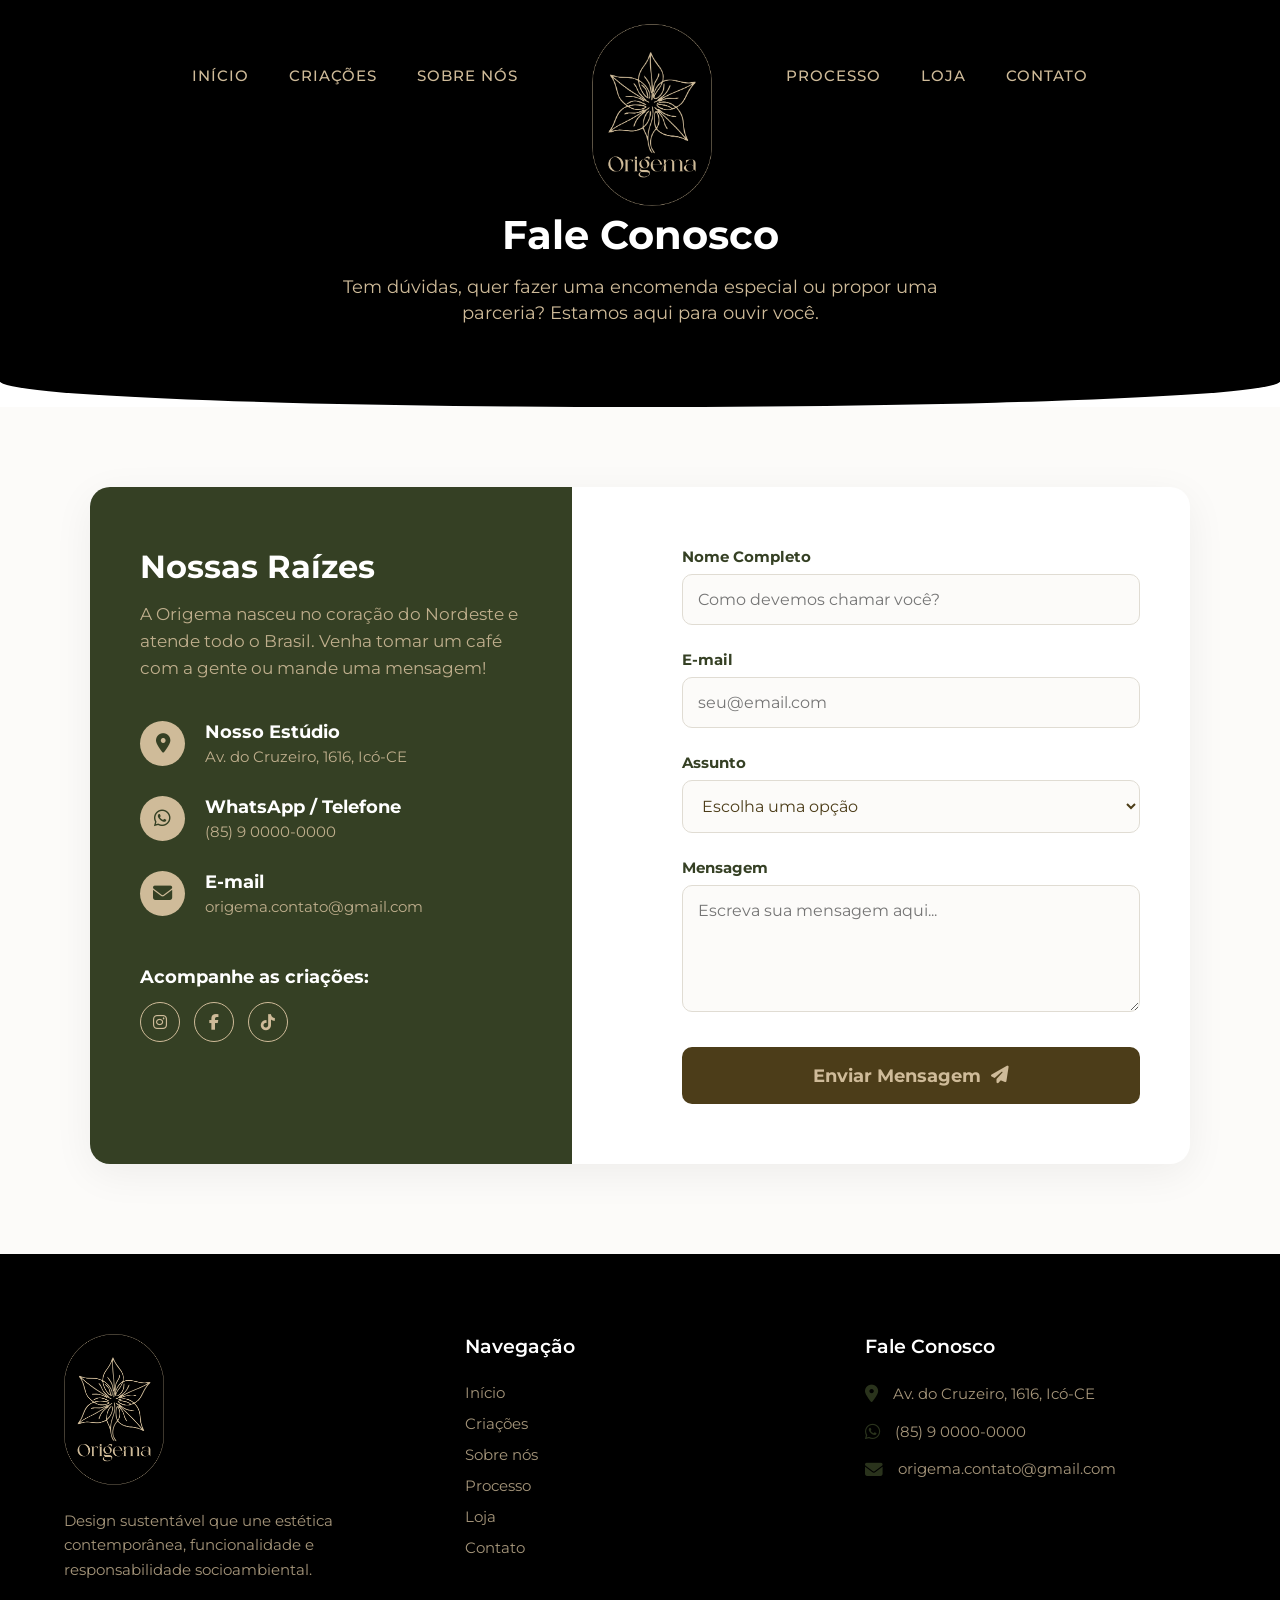
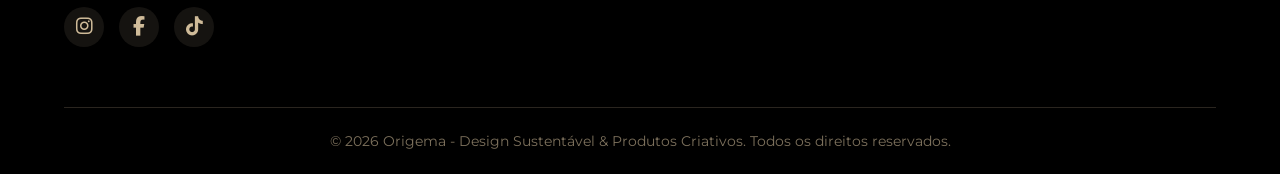
<file: contato.html>
<!DOCTYPE html>
<html lang="pt-br">
<head>
    <meta charset="UTF-8">
    <link rel="shortcut icon" href="images/favicon/favicon.png" type="image/x-icon">
    <meta name="viewport" content="width=device-width, initial-scale=1.0">
    <link rel="stylesheet" href="styles/global.css">
    <link rel="stylesheet" href="styles/header.css">
    <link rel="stylesheet" href="https://cdnjs.cloudflare.com/ajax/libs/font-awesome/6.4.0/css/all.min.css">
    <title>Contato - Origema</title>
</head>
<body>
    <header id="main-header">
        <button class="menu-toggle" aria-label="Abrir menu">
            <i class="fa-solid fa-bars"></i>
        </button>

        <nav class="nav-left">
            <ul>
                <li><a href="index.html">Início</a></li>
                <li><a href="criacoes.html">Criações</a></li>
                <li><a href="sobre.html">Sobre nós</a></li>
            </ul>
        </nav>

        <div class="logo-container">
            <img src="images/logo/LogoOrigemaVertical.png" alt="Logo Origema">
        </div>
        
        <nav class="nav-right">
            <ul>
                <li><a href="processo.html">Processo</a></li>
                <li><a href="loja.html">Loja</a></li>
                <li><a href="contato.html" class="active">Contato</a></li>
            </ul>
        </nav>
    </header>

    <main>
        <section class="page-header">
            <div class="header-content">
                <h2>Fale Conosco</h2>
                <p>Tem dúvidas, quer fazer uma encomenda especial ou propor uma parceria? Estamos aqui para ouvir você.</p>
            </div>
        </section>

        <section class="contact-section">
            <div class="contact-container">
                
                <div class="contact-info">
                    <h3>Nossas Raízes</h3>
                    <p>A Origema nasceu no coração do Nordeste e atende todo o Brasil. Venha tomar um café com a gente ou mande uma mensagem!</p>
                    
                    <ul class="info-list">
                        <li>
                            <div class="info-icon"><i class="fa-solid fa-location-dot"></i></div>
                            <div class="info-text">
                                <strong>Nosso Estúdio</strong>
                                <span>Av. do Cruzeiro, 1616, Icó-CE</span>
                            </div>
                        </li>
                        <li>
                            <div class="info-icon"><i class="fa-brands fa-whatsapp"></i></div>
                            <div class="info-text">
                                <strong>WhatsApp / Telefone</strong>
                                <span>(85) 9 0000-0000</span>
                            </div>
                        </li>
                        <li>
                            <div class="info-icon"><i class="fa-solid fa-envelope"></i></div>
                            <div class="info-text">
                                <strong>E-mail</strong>
                                <span>origema.contato@gmail.com</span>
                            </div>
                        </li>
                    </ul>

                    <div class="contact-social">
                        <h4>Acompanhe as criações:</h4>
                        <div class="social-icons">
                            <a href="#"><i class="fa-brands fa-instagram"></i></a>
                            <a href="#"><i class="fa-brands fa-facebook-f"></i></a>
                            <a href="#"><i class="fa-brands fa-tiktok"></i></a>
                        </div>
                    </div>
                </div>

                <div class="contact-form-wrapper">
                    <form id="form-contato" class="contact-form">
                        <div class="input-group">
                            <label for="nome">Nome Completo</label>
                            <input type="text" id="nome" name="nome" placeholder="Como devemos chamar você?" required>
                        </div>
                        
                        <div class="input-group">
                            <label for="email">E-mail</label>
                            <input type="email" id="email" name="email" placeholder="seu@email.com" required>
                        </div>
                        
                        <div class="input-group">
                            <label for="assunto">Assunto</label>
                            <select id="assunto" name="assunto" required>
                                <option value="" disabled selected>Escolha uma opção</option>
                                <option value="Dúvida sobre produto">Dúvida sobre produto</option>
                                <option value="Encomenda personalizada">Encomenda personalizada</option>
                                <option value="Parcerias e B2B">Parcerias e B2B</option>
                                <option value="Outros">Outros</option>
                            </select>
                        </div>
                        
                        <div class="input-group">
                            <label for="mensagem">Mensagem</label>
                            <textarea id="mensagem" name="mensagem" rows="5" placeholder="Escreva sua mensagem aqui..." required></textarea>
                        </div>
                        
                        <button type="submit" class="btn-enviar">Enviar Mensagem <i class="fa-solid fa-paper-plane"></i></button>
                    </form>
                </div>

            </div>
        </section>
    </main>

    <footer>
        <div class="footer-container">
            <div class="footer-brand">
                <img src="images/logo/LogoOrigemaVertical.png" alt="Logo Origema" class="footer-logo">
                <p>Design sustentável que une estética contemporânea, funcionalidade e responsabilidade socioambiental.</p>
                <div class="social-links">
                    <a href="#"><i class="fa-brands fa-instagram"></i></a>
                    <a href="#"><i class="fa-brands fa-facebook-f"></i></a>
                    <a href="#"><i class="fa-brands fa-tiktok"></i></a>
                </div>
            </div>

            <div class="footer-links">
                <h4>Navegação</h4>
                <ul>
                    <li><a href="index.html">Início</a></li>
                    <li><a href="criacoes.html">Criações</a></li>
                    <li><a href="sobre.html">Sobre nós</a></li>
                    <li><a href="processo.html">Processo</a></li>
                    <li><a href="loja.html">Loja</a></li>
                    <li><a href="contato.html">Contato</a></li>
                </ul>
            </div>

            <div class="footer-contact">
                <h4>Fale Conosco</h4>
                <ul>
                    <li><i class="fa-solid fa-location-dot"></i> Av. do Cruzeiro, 1616, Icó-CE</li>
                    <li><i class="fa-brands fa-whatsapp"></i> (85) 9 0000-0000</li>
                    <li><i class="fa-solid fa-envelope"></i> origema.contato@gmail.com</li>
                </ul>
            </div>
        </div>

        <div class="footer-bottom">
            <p>&copy; 2026 Origema - Design Sustentável & Produtos Criativos. Todos os direitos reservados.</p>
        </div>
    </footer>
   <script>
        // SCRIPT DO FORMULÁRIO DE CONTATO
        const formContato = document.getElementById('form-contato');
        const btnEnviar = document.querySelector('.btn-enviar');

        formContato.addEventListener('submit', function(e) {
            e.preventDefault(); // Impede o site de recarregar a página

            // Pega o nome para usar no alerta
            const nomeCliente = document.getElementById('nome').value;

            // Muda o texto do botão para mostrar que está carregando
            const textoOriginal = btnEnviar.innerHTML;
            btnEnviar.innerHTML = 'Enviando... <i class="fa-solid fa-spinner fa-spin"></i>';
            btnEnviar.disabled = true;
            btnEnviar.style.opacity = '0.7';

            // O TRUQUE: Empacotar os dados num formato que o Google aceita nativamente
            const data = new URLSearchParams(new FormData(formContato));
            
            // COLE A SUA URL DO GOOGLE APPS SCRIPT AQUI:
            const scriptURL = 'https://script.google.com/macros/s/AKfycbzlHPWrZeoRLRecbortpLCXGNrR-uCpjjB-5Fcbm1dlQp8E47shTZ68nLYXTzYld3D0/exec';

            fetch(scriptURL, { 
                method: 'POST', 
                body: data 
            })
            .then(response => {
                alert(`Olá ${nomeCliente}, recebemos sua mensagem! Verifique seu e-mail.`);
                
                // Limpa o formulário e volta o botão ao normal
                formContato.reset();
                btnEnviar.innerHTML = textoOriginal;
                btnEnviar.disabled = false;
                btnEnviar.style.opacity = '1';
            })
            .catch(error => {
                console.error('Erro no envio:', error);
                alert('Houve um erro ao enviar a mensagem. Tente novamente mais tarde.');
                btnEnviar.innerHTML = textoOriginal;
                btnEnviar.disabled = false;
                btnEnviar.style.opacity = '1';
            });
        });
    </script>

    <script>
        const btnMenu = document.querySelector('.menu-toggle');
        const header = document.getElementById('main-header');
        const iconeMenu = btnMenu.querySelector('i');

        btnMenu.addEventListener('click', () => {
            header.classList.toggle('menu-aberto');
            if(header.classList.contains('menu-aberto')) {
                iconeMenu.classList.remove('fa-bars');
                iconeMenu.classList.add('fa-xmark');
            } else {
                iconeMenu.classList.remove('fa-xmark');
                iconeMenu.classList.add('fa-bars');
            }
        });
    </script>
</body>
</html>
</file>
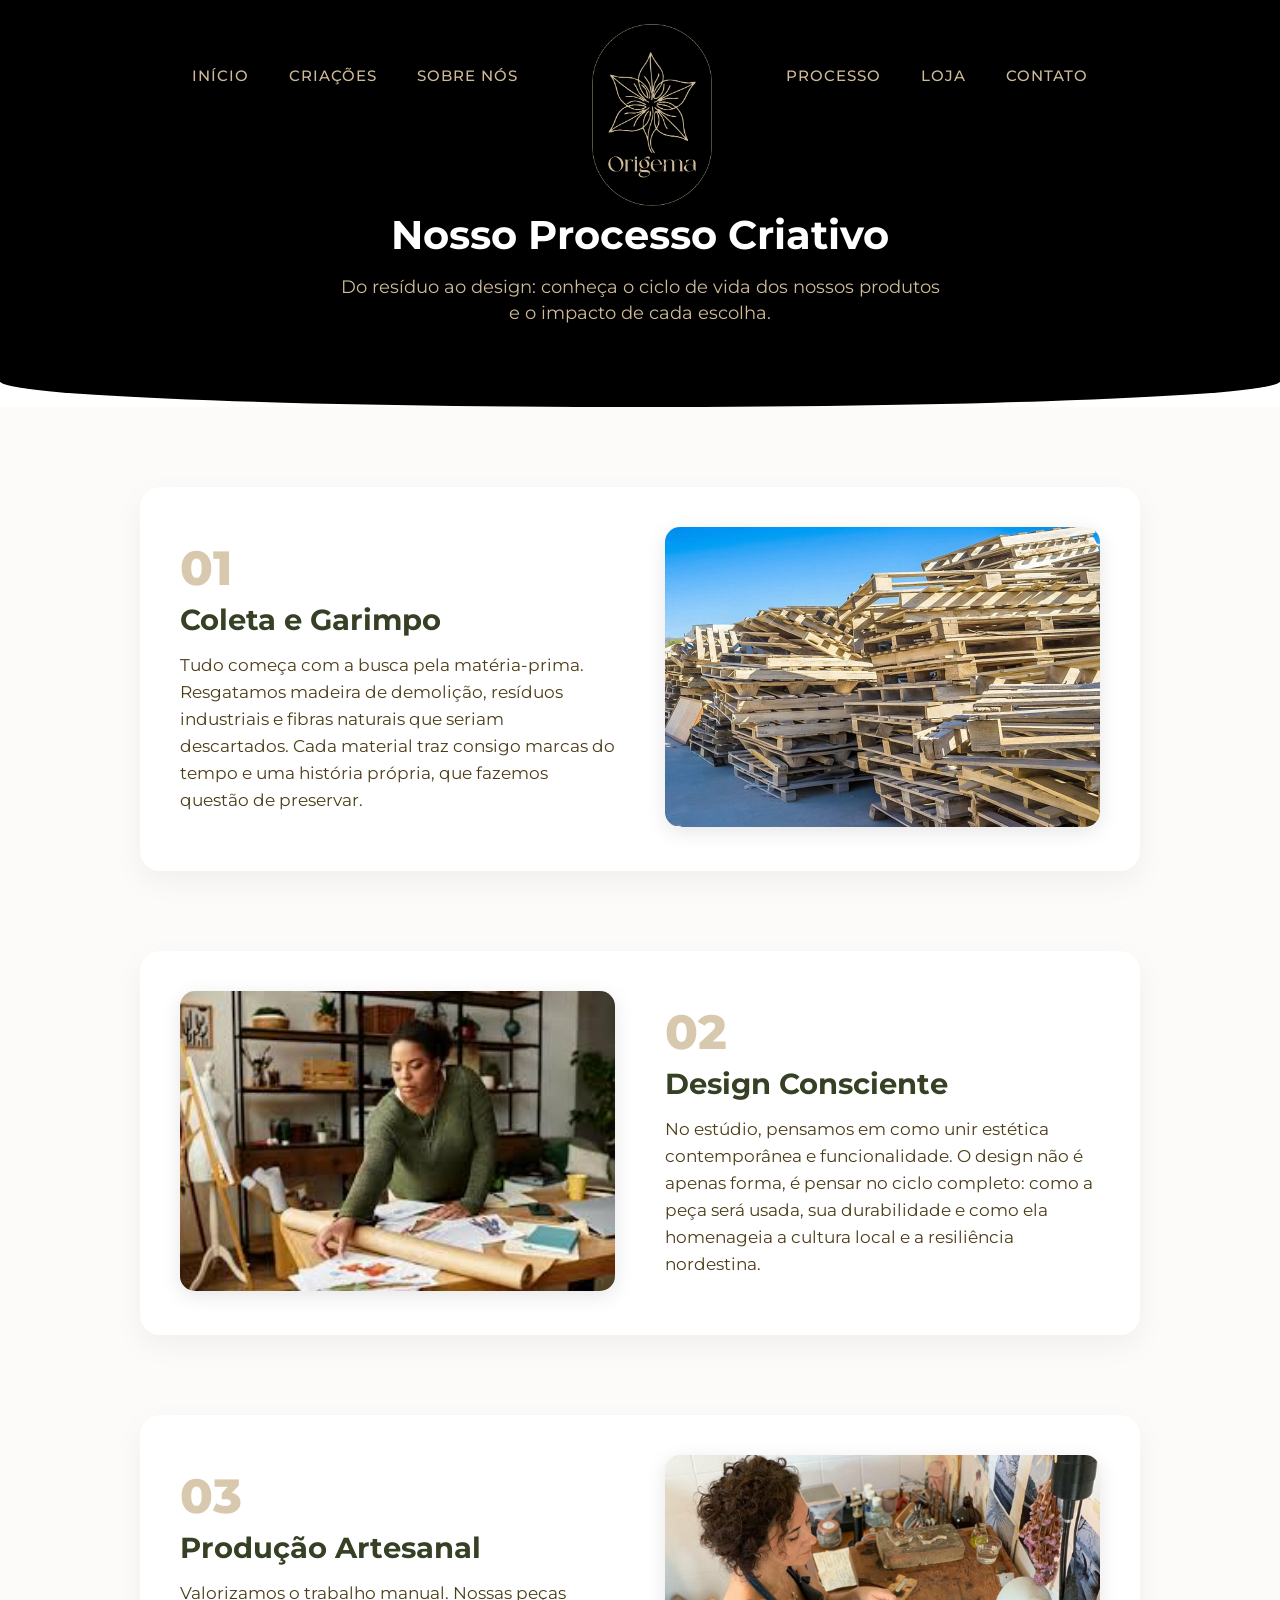
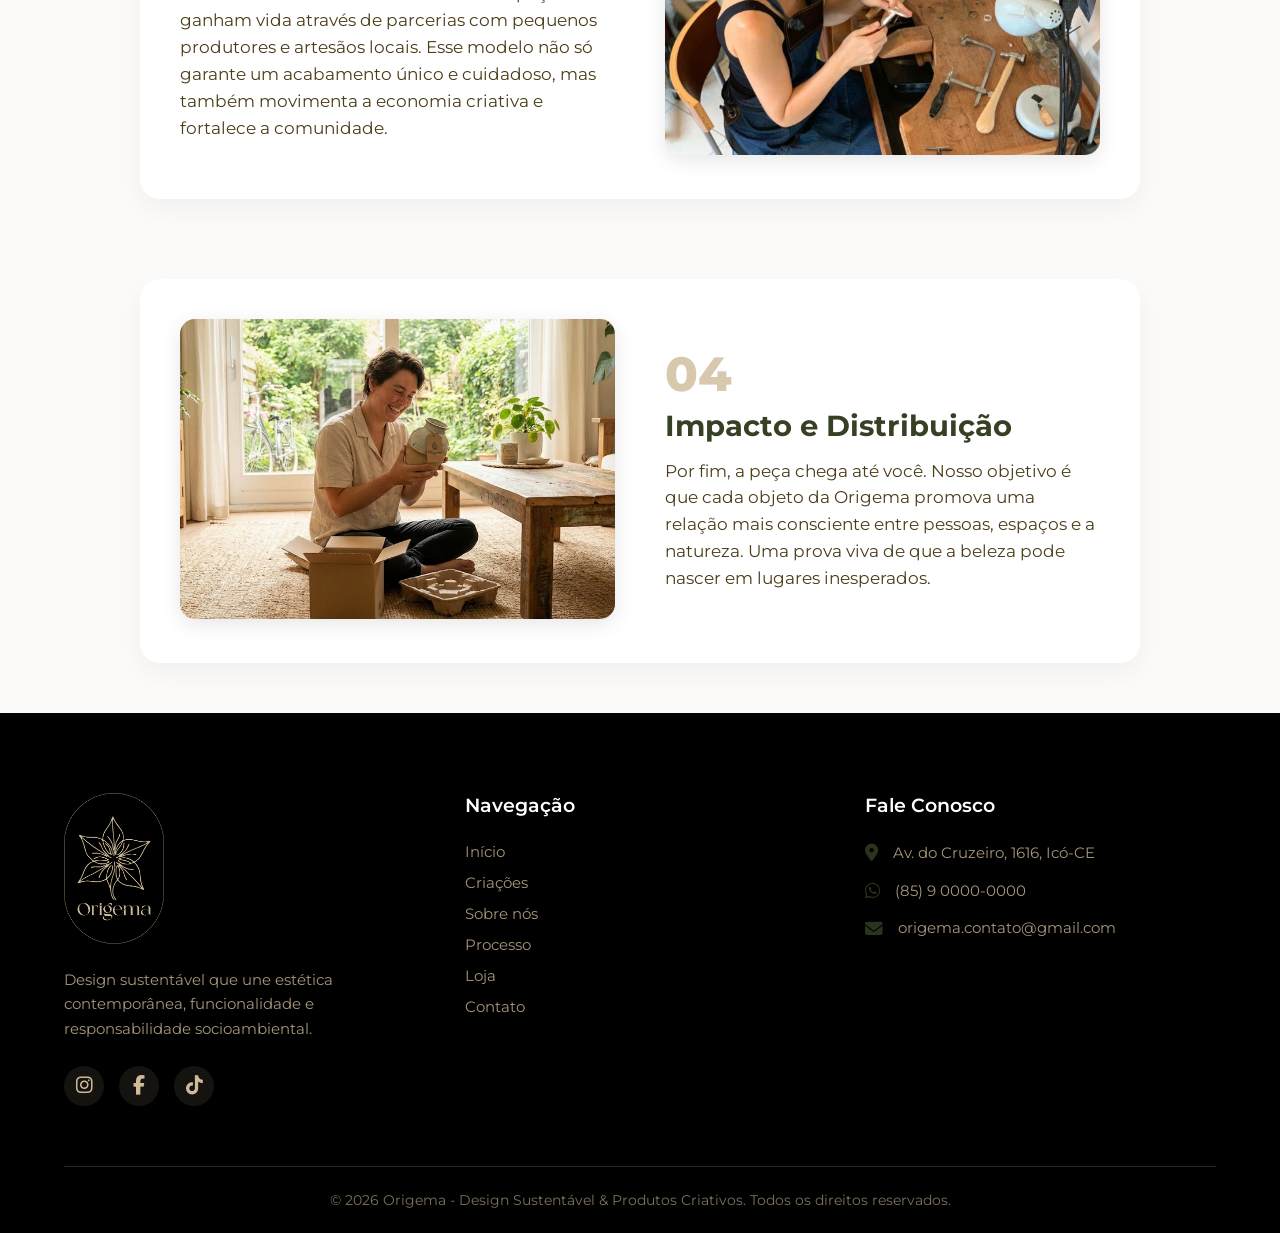
<file: processo.html>
<!DOCTYPE html>
<html lang="pt-br">
<head>
    <meta charset="UTF-8">
    <link rel="shortcut icon" href="images/favicon/favicon.png" type="image/x-icon">
    <meta name="viewport" content="width=device-width, initial-scale=1.0">
    <link rel="stylesheet" href="styles/global.css">
    <link rel="stylesheet" href="styles/header.css">
    <link rel="stylesheet" href="https://cdnjs.cloudflare.com/ajax/libs/font-awesome/6.4.0/css/all.min.css">
    <title>Processo Criativo - Origema</title>
</head>
<body>
    <header id="main-header">
        <button class="menu-toggle" aria-label="Abrir menu">
            <i class="fa-solid fa-bars"></i>
        </button>

        <nav class="nav-left">
            <ul>
                <li><a href="index.html">Início</a></li>
                <li><a href="criacoes.html">Criações</a></li>
                <li><a href="sobre.html">Sobre nós</a></li>
            </ul>
        </nav>

        <div class="logo-container">
            <img src="images/logo/LogoOrigemaVertical.png" alt="Logo Origema">
        </div>
        
        <nav class="nav-right">
            <ul>
                <li><a href="processo.html" class="active">Processo</a></li>
                <li><a href="loja.html">Loja</a></li>
                <li><a href="contato.html">Contato</a></li>
            </ul>
        </nav>
    </header>

    <main>
        <section class="page-header">
            <div class="header-content">
                <h2>Nosso Processo Criativo</h2>
                <p>Do resíduo ao design: conheça o ciclo de vida dos nossos produtos e o impacto de cada escolha.</p>
            </div>
        </section>

        <section class="process-section">
    <div class="process-container">
        
        <div class="process-step">
            <div class="process-content">
                <span class="step-number">01</span>
                <h3>Coleta e Garimpo</h3>
                <p>Tudo começa com a busca pela matéria-prima. Resgatamos madeira de demolição, resíduos industriais e fibras naturais que seriam descartados. Cada material traz consigo marcas do tempo e uma história própria, que fazemos questão de preservar.</p>
            </div>
            <div class="process-image">
                <img src="images/products/coleta.jpg" alt="Coleta e Garimpo de Materiais" class="process-photo">
            </div>
        </div>

        <div class="process-step reverse">
            <div class="process-content">
                <span class="step-number">02</span>
                <h3>Design Consciente</h3>
                <p>No estúdio, pensamos em como unir estética contemporânea e funcionalidade. O design não é apenas forma, é pensar no ciclo completo: como a peça será usada, sua durabilidade e como ela homenageia a cultura local e a resiliência nordestina.</p>
            </div>
            <div class="process-image">
                <img src="images/products/design.jpeg" alt="Design Consciente e Estúdio" class="process-photo">
            </div>
        </div>

        <div class="process-step">
            <div class="process-content">
                <span class="step-number">03</span>
                <h3>Produção Artesanal</h3>
                <p>Valorizamos o trabalho manual. Nossas peças ganham vida através de parcerias com pequenos produtores e artesãos locais. Esse modelo não só garante um acabamento único e cuidadoso, mas também movimenta a economia criativa e fortalece a comunidade.</p>
            </div>
            <div class="process-image">
                <img src="images/products/artesanal.jpg" alt="Produção Artesanal e Marcenaria" class="process-photo">
            </div>
        </div>

        <div class="process-step reverse">
            <div class="process-content">
                <span class="step-number">04</span>
                <h3>Impacto e Distribuição</h3>
                <p>Por fim, a peça chega até você. Nosso objetivo é que cada objeto da Origema promova uma relação mais consciente entre pessoas, espaços e a natureza. Uma prova viva de que a beleza pode nascer em lugares inesperados.</p>
            </div>
            <div class="process-image">
                <img src="images/products/distribuicao.png" alt="Peça Finalizada e Distribuição" class="process-photo">
            </div>
        </div>

    </div>
</section>
    </main>

     <footer>
        <div class="footer-container">
            <div class="footer-brand">
                <img src="images/logo/LogoOrigemaVertical.png" alt="Logo Origema" class="footer-logo">
                <p>Design sustentável que une estética contemporânea, funcionalidade e responsabilidade socioambiental.</p>
                <div class="social-links">
                    <a href="#"><i class="fa-brands fa-instagram"></i></a>
                    <a href="#"><i class="fa-brands fa-facebook-f"></i></a>
                    <a href="#"><i class="fa-brands fa-tiktok"></i></a>
                </div>
            </div>

            <div class="footer-links">
                <h4>Navegação</h4>
                <ul>
                    <li><a href="index.html">Início</a></li>
                    <li><a href="criacoes.html">Criações</a></li>
                    <li><a href="sobre.html">Sobre nós</a></li>
                    <li><a href="processo.html">Processo</a></li>
                    <li><a href="loja.html">Loja</a></li>
                    <li><a href="contato.html">Contato</a></li>
                </ul>
            </div>

            <div class="footer-contact">
                <h4>Fale Conosco</h4>
                <ul>
                    <li><i class="fa-solid fa-location-dot"></i> Av. do Cruzeiro, 1616, Icó-CE</li>
                    <li><i class="fa-brands fa-whatsapp"></i> (85) 9 0000-0000</li>
                    <li><i class="fa-solid fa-envelope"></i> origema.contato@gmail.com</li>
                </ul>
            </div>
        </div>

        <div class="footer-bottom">
            <p>&copy; 2026 Origema - Design Sustentável & Produtos Criativos. Todos os direitos reservados.</p>
        </div>
    </footer>

    <script>
        const btnMenu = document.querySelector('.menu-toggle');
        const header = document.getElementById('main-header');
        const iconeMenu = btnMenu.querySelector('i');

        btnMenu.addEventListener('click', () => {
            header.classList.toggle('menu-aberto');
            if(header.classList.contains('menu-aberto')) {
                iconeMenu.classList.remove('fa-bars');
                iconeMenu.classList.add('fa-xmark');
            } else {
                iconeMenu.classList.remove('fa-xmark');
                iconeMenu.classList.add('fa-bars');
            }
        });
    </script>
</body>
</html>
</file>
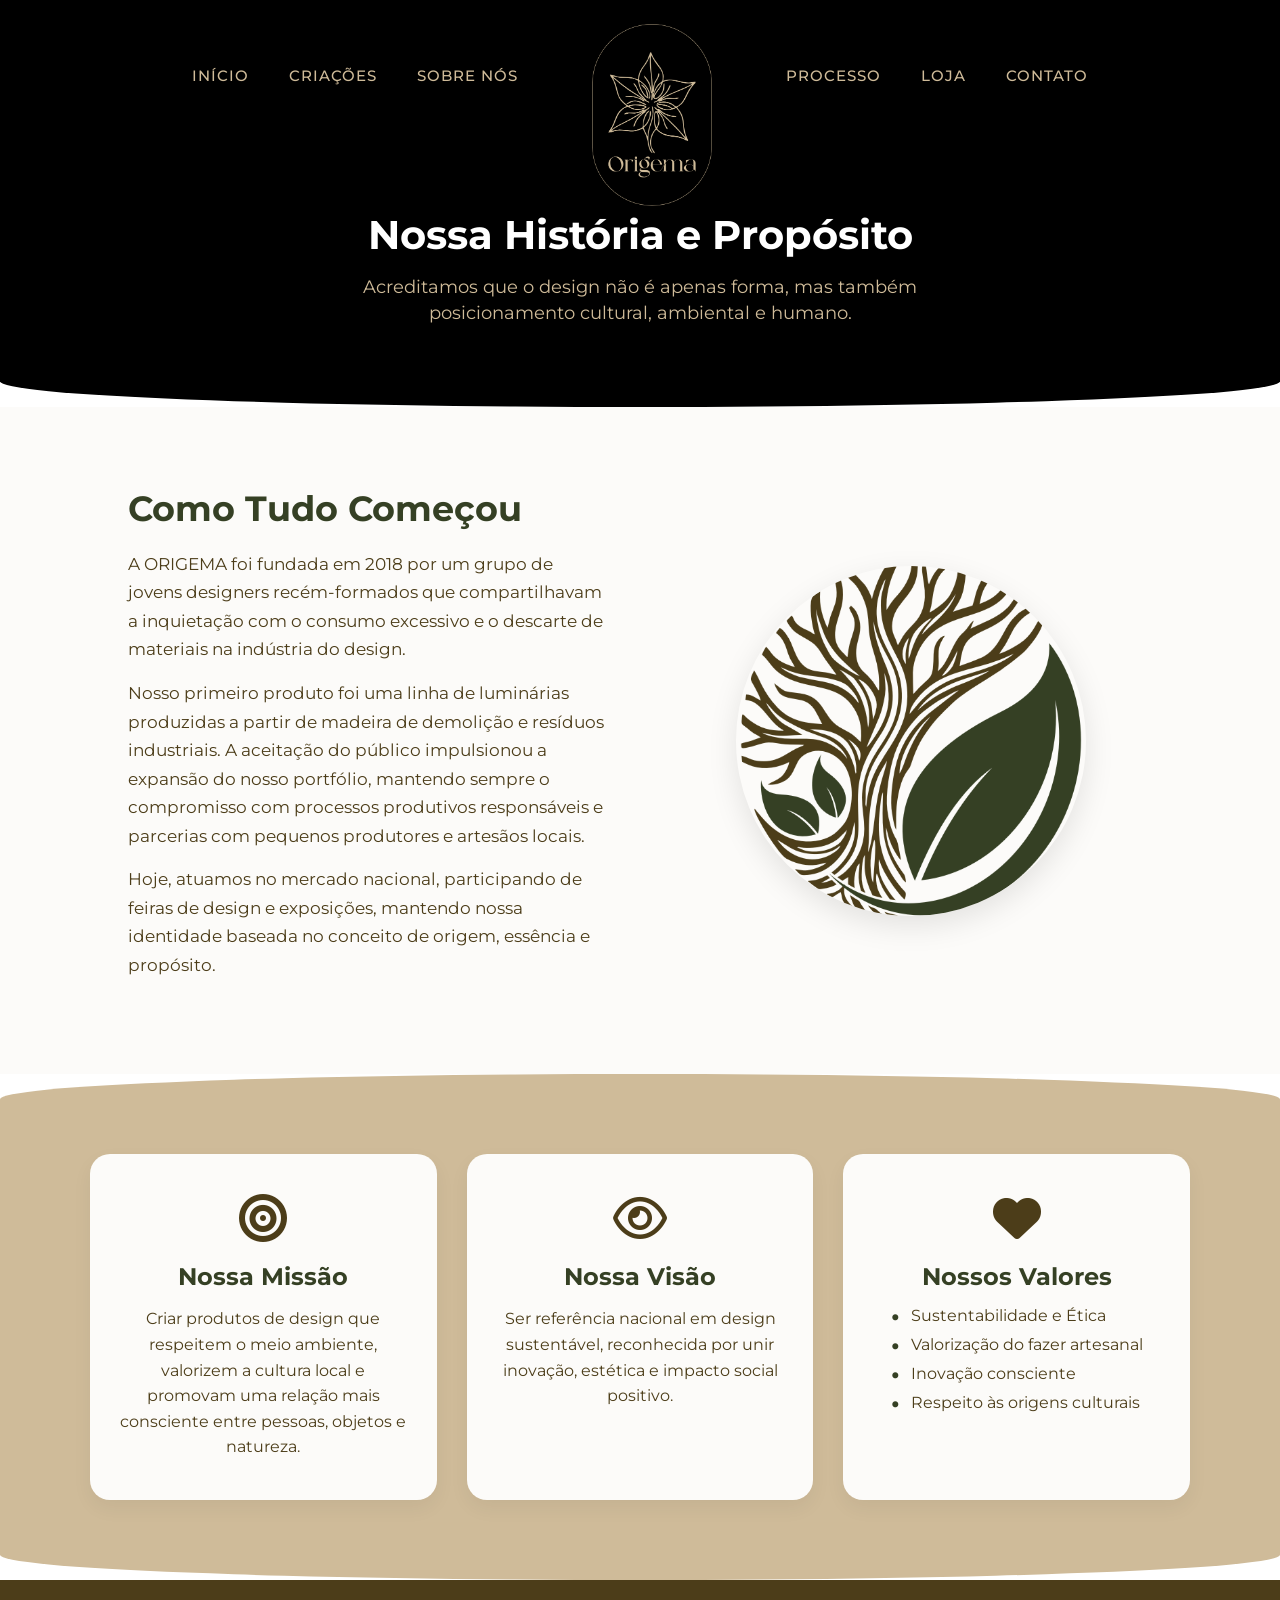
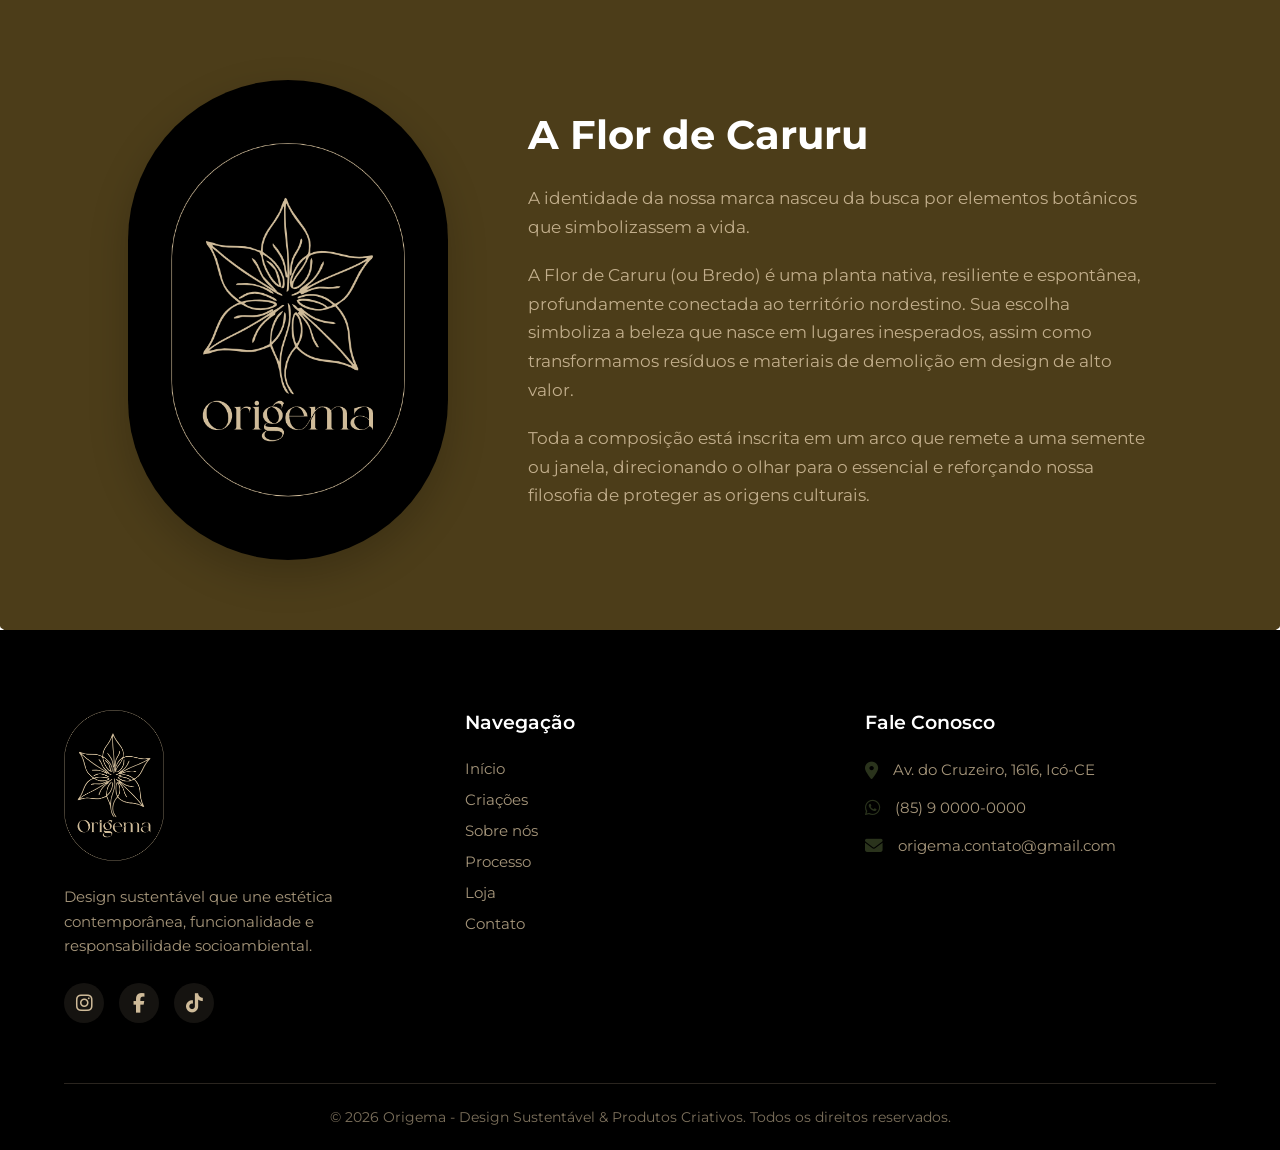
<file: sobre.html>
<!DOCTYPE html>
<html lang="pt-br">
<head>
    <meta charset="UTF-8">
    <link rel="shortcut icon" href="images/favicon/favicon.png" type="image/x-icon">
    <meta name="viewport" content="width=device-width, initial-scale=1.0">
    <link rel="stylesheet" href="styles/global.css">
    <link rel="stylesheet" href="styles/header.css">
    <link rel="stylesheet" href="https://cdnjs.cloudflare.com/ajax/libs/font-awesome/6.4.0/css/all.min.css">
    <title>Sobre Nós - Origema</title>
</head>
<body>
    <header id="main-header">
        <button class="menu-toggle" aria-label="Abrir menu">
            <i class="fa-solid fa-bars"></i>
        </button>

        <nav class="nav-left">
            <ul>
                <li><a href="index.html">Início</a></li>
                <li><a href="criacoes.html">Criações</a></li>
                <li><a href="sobre.html" class="active">Sobre nós</a></li>
            </ul>
        </nav>

        <div class="logo-container">
            <img src="images/logo/LogoOrigemaVertical.png" alt="Logo Origema">
        </div>
        
        <nav class="nav-right">
            <ul>
                <li><a href="processo.html">Processo</a></li>
                <li><a href="loja.html">Loja</a></li>
                <li><a href="contato.html">Contato</a></li>
            </ul>
        </nav>
    </header>

    <main>
        <section class="page-header">
            <div class="header-content">
                <h2>Nossa História e Propósito</h2>
                <p>Acreditamos que o design não é apenas forma, mas também posicionamento cultural, ambiental e humano.</p>
            </div>
        </section>

        <section class="history-section">
            <div class="history-container">
                <div class="history-text">
                    <h3>Como Tudo Começou</h3>
                    <p>A ORIGEMA foi fundada em 2018 por um grupo de jovens designers recém-formados que compartilhavam a inquietação com o consumo excessivo e o descarte de materiais na indústria do design.</p>
                    <p>Nosso primeiro produto foi uma linha de luminárias produzidas a partir de madeira de demolição e resíduos industriais. A aceitação do público impulsionou a expansão do nosso portfólio, mantendo sempre o compromisso com processos produtivos responsáveis e parcerias com pequenos produtores e artesãos locais.</p>
                    <p>Hoje, atuamos no mercado nacional, participando de feiras de design e exposições, mantendo nossa identidade baseada no conceito de origem, essência e propósito.</p>
                </div>
                <div class="history-image">
                    <div class="history-image">
                        <img src="images/favicon/favicon.png" alt="Como tudo começou - Origema" class="history-photo">
                    </div>
                </div>
            </div>
        </section>

        <section class="mvv-section">
            <div class="mvv-grid">
                <div class="mvv-card">
                    <i class="fa-solid fa-bullseye"></i>
                    <h4>Nossa Missão</h4>
                    <p>Criar produtos de design que respeitem o meio ambiente, valorizem a cultura local e promovam uma relação mais consciente entre pessoas, objetos e natureza.</p>
                </div>
                <div class="mvv-card">
                    <i class="fa-regular fa-eye"></i>
                    <h4>Nossa Visão</h4>
                    <p>Ser referência nacional em design sustentável, reconhecida por unir inovação, estética e impacto social positivo.</p>
                </div>
                <div class="mvv-card">
                    <i class="fa-solid fa-heart"></i>
                    <h4>Nossos Valores</h4>
                    <ul>
                        <li>Sustentabilidade e Ética</li>
                        <li>Valorização do fazer artesanal</li>
                        <li>Inovação consciente</li>
                        <li>Respeito às origens culturais</li>
                    </ul>
                </div>
            </div>
        </section>

        <section class="symbol-section">
            <div class="symbol-container">
                <div class="symbol-image">
                    <img src="images/logo/LogoOrigemaVertical.png" alt="Símbolo Origema - Flor de Caruru">
                </div>
                <div class="symbol-text">
                    <h3>A Flor de Caruru</h3>
                    <p>A identidade da nossa marca nasceu da busca por elementos botânicos que simbolizassem a vida.</p>
                    <p>A Flor de Caruru (ou Bredo) é uma planta nativa, resiliente e espontânea, profundamente conectada ao território nordestino. Sua escolha simboliza a beleza que nasce em lugares inesperados, assim como transformamos resíduos e materiais de demolição em design de alto valor.</p>
                    <p>Toda a composição está inscrita em um arco que remete a uma semente ou janela, direcionando o olhar para o essencial e reforçando nossa filosofia de proteger as origens culturais.</p>
                </div>
            </div>
        </section>
    </main>

     <footer>
        <div class="footer-container">
            <div class="footer-brand">
                <img src="images/logo/LogoOrigemaVertical.png" alt="Logo Origema" class="footer-logo">
                <p>Design sustentável que une estética contemporânea, funcionalidade e responsabilidade socioambiental.</p>
                <div class="social-links">
                    <a href="#"><i class="fa-brands fa-instagram"></i></a>
                    <a href="#"><i class="fa-brands fa-facebook-f"></i></a>
                    <a href="#"><i class="fa-brands fa-tiktok"></i></a>
                </div>
            </div>

            <div class="footer-links">
                <h4>Navegação</h4>
                <ul>
                    <li><a href="index.html">Início</a></li>
                    <li><a href="criacoes.html">Criações</a></li>
                    <li><a href="sobre.html">Sobre nós</a></li>
                    <li><a href="processo.html">Processo</a></li>
                    <li><a href="loja.html">Loja</a></li>
                    <li><a href="contato.html">Contato</a></li>
                </ul>
            </div>

            <div class="footer-contact">
                <h4>Fale Conosco</h4>
                <ul>
                    <li><i class="fa-solid fa-location-dot"></i> Av. do Cruzeiro, 1616, Icó-CE</li>
                    <li><i class="fa-brands fa-whatsapp"></i> (85) 9 0000-0000</li>
                    <li><i class="fa-solid fa-envelope"></i> origema.contato@gmail.com</li>
                </ul>
            </div>
        </div>

        <div class="footer-bottom">
            <p>&copy; 2026 Origema - Design Sustentável & Produtos Criativos. Todos os direitos reservados.</p>
        </div>
    </footer>

    <script>
        const btnMenu = document.querySelector('.menu-toggle');
        const header = document.getElementById('main-header');
        const iconeMenu = btnMenu.querySelector('i');

        btnMenu.addEventListener('click', () => {
            header.classList.toggle('menu-aberto');
            if(header.classList.contains('menu-aberto')) {
                iconeMenu.classList.remove('fa-bars');
                iconeMenu.classList.add('fa-xmark');
            } else {
                iconeMenu.classList.remove('fa-xmark');
                iconeMenu.classList.add('fa-bars');
            }
        });
    </script>
</body>
</html>
</file>
<file: styles/global.css>
@import url('https://fonts.googleapis.com/css2?family=Montserrat:ital,wght@0,100..900;1,100..900&display=swap');

:root {
    --marrom-terroso: #4C3D19;
    --verde-oliva: #354024;
    --laranja-pastel: #CFBB99;
    --preto: #000000;
    --branco: #FFFFFF;
    --fundo-claro: #fcfbf9;
}

* {
    margin: 0;
    padding: 0;
    box-sizing: border-box;
    font-family: 'Montserrat', sans-serif;
}

header {
    display: flex;
    align-items: center;
    justify-content: center;
    gap: 2rem;
    background-color: var(--preto);
    height: 200px;
    overflow: visible;
}

header img {
    background-color: var(--preto);
    border-radius: 5rem;
    width: 150px;
    transition: .2s ease-in-out;
    transform: translateY(35%);
    position: relative;
    z-index: 10; 
}

nav ul {
    display: flex;
    align-items: center;
    justify-content: center;
    gap: 2rem;
    list-style: none;
}

header a {
    color: var(--branco);
    text-decoration: none;
    font-weight: 500;
}

header a:hover {
    color: var(--laranja-pastel);
    text-shadow: 1px 1px 1px rgb(71, 71, 71);
}

.btn-verde, .btn-marrom {
    display: inline-block;
    padding: 12px 32px;
    border-radius: 30px;
    text-decoration: none;
    font-weight: 600;
    transition: background-color 0.3s ease;
}

.btn-verde {
    background-color: var(--verde-oliva);
    color: var(--laranja-pastel);
}

.btn-verde:hover {
    background-color: #2b341d;
}

.btn-marrom {
    background-color: var(--marrom-terroso);
    color: var(--laranja-pastel);
}

.btn-marrom:hover {
    background-color: #3b2f13;
}

.hero-section {
    background-color: var(--preto);
    color: var(--laranja-pastel);
    text-align: center;
    padding: 80px 20px 100px;
    border-bottom-left-radius: 50% 10%;
    border-bottom-right-radius: 50% 10%;
}

.hero-content h2 {
    font-size: 1.5rem;
    font-weight: 400;
    margin-bottom: 30px;
}

.about-section {
    background-color: var(--fundo-claro);
    padding: 80px 10%;
}

.about-container {
    display: flex;
    align-items: center;
    justify-content: center;
    gap: 60px;
    max-width: 1000px;
    margin: 0 auto;
}

.about-photo {
    width: 280px;
    height: 280px;
    border-radius: 50%;
    object-fit: cover;
    box-shadow: 0 4px 20px rgba(0, 0, 0, 0.1);
    background-color: var(--fundo-claro);
}

.about-text h3 {
    color: var(--verde-oliva);
    font-size: 2rem;
    margin-bottom: 20px;
    line-height: 1.2;
}

.about-text p {
    color: var(--marrom-terroso);
    margin-bottom: 15px;
    line-height: 1.6;
}

.creations-section {
    background-color: var(--laranja-pastel);
    padding: 80px 10%;
    border-top-left-radius: 50% 5%;
    border-top-right-radius: 50% 5%;
    border-bottom-left-radius: 50% 5%;
    border-bottom-right-radius: 50% 5%;
    text-align: center;
}

.section-header h3 {
    color: var(--marrom-terroso);
    font-size: 2rem;
    margin-bottom: 10px;
}

.section-header p {
    color: var(--marrom-terroso);
    margin-bottom: 40px;
}

.creations-grid {
    display: flex;
    gap: 20px;
    justify-content: center;
    margin: 40px auto;
    max-width: 1000px;
}

.creation-card {
    background-color: #ffffff;
    border-radius: 8px;
    overflow: hidden;
    width: 300px;
    text-align: center;
    box-shadow: 0 4px 8px rgba(0,0,0,0.1);
}

.card-img-placeholder {
    width: 100%;
    height: 200px;
    border-radius: 10px;
    margin-bottom: 15px;
}

.creation-card h4 {
    margin: 20px 0;
    font-size: 1.1rem;
}

.action-container {
    margin-top: 40px;
}

.impact-section {
    background-color: var(--marrom-terroso);
    color: var(--laranja-pastel);
    padding: 80px 10%;
    text-align: center;
    border-bottom-left-radius: 50% 10%;
    border-bottom-right-radius: 50% 10%;
}

.impact-section h3 {
    font-size: 2rem;
    margin-bottom: 50px;
}

.impact-grid {
    display: flex;
    justify-content: center;
    gap: 60px;
    flex-wrap: wrap;
}

.impact-item i {
    font-size: 2.5rem;
    margin-bottom: 15px;
}

.impact-item p {
    font-weight: 500;
    line-height: 1.4;
}

footer {
    background-color: var(--preto);
    color: var(--laranja-pastel);
    padding: 80px 5% 0;
    margin-top: -30px;
    font-family: 'Montserrat', sans-serif;
}

.footer-content {
    display: flex;
    flex-direction: column;
    align-items: center;
    gap: 20px;
}

.footer-logo {
    width: 80px;
    background-color: transparent;
    transform: none;
    margin-bottom: 10px;
}

.social-links {
    display: flex;
    gap: 15px;
}

.social-links a {
    display: flex;
    align-items: center;
    justify-content: center;
    width: 40px;
    height: 40px;
    background-color: rgba(207, 187, 153, 0.1);
    color: var(--laranja-pastel);
    border-radius: 50%;
    font-size: 1.2rem;
    text-decoration: none;
    transition: all 0.3s ease;
}

.social-links a:hover {
    background-color: var(--laranja-pastel);
    color: var(--preto);
    transform: translateY(-3px);
}

.copyright {
    font-size: 0.8rem;
    opacity: 0.7;
    margin-top: 20px;
}

.history-section {
    background-color: var(--fundo-claro);
    padding: 80px 10%;
}

.history-container {
    display: flex;
    align-items: center;
    gap: 60px;
    max-width: 1100px;
    margin: 0 auto;
}

.history-text {
    flex: 1;
}

.history-text h3 {
    color: var(--verde-oliva);
    font-size: 2.2rem;
    margin-bottom: 20px;
}

.history-text p {
    color: var(--marrom-terroso);
    margin-bottom: 15px;
    line-height: 1.7;
    font-size: 1.05rem;
}

.history-image {
    flex: 1;
}

.img-placeholder {
    width: 100%;
    height: 400px;
    border-radius: 20px;
    display: flex;
    align-items: center;
    justify-content: center;
    box-shadow: 0 10px 30px rgba(0,0,0,0.1);
}

.mvv-section {
    background-color: var(--laranja-pastel);
    padding: 80px 5%;
    border-top-left-radius: 50% 5%;
    border-top-right-radius: 50% 5%;
    border-bottom-left-radius: 50% 5%;
    border-bottom-right-radius: 50% 5%;
}

.mvv-grid {
    display: flex;
    justify-content: center;
    gap: 30px;
    max-width: 1100px;
    margin: 0 auto;
    flex-wrap: wrap;
}

.mvv-card {
    background-color: var(--fundo-claro);
    padding: 40px 30px;
    border-radius: 20px;
    flex: 1;
    min-width: 280px;
    text-align: center;
    box-shadow: 0 8px 20px rgba(0,0,0,0.05);
}

.mvv-card i {
    font-size: 3rem;
    color: var(--marrom-terroso);
    margin-bottom: 20px;
}

.mvv-card h4 {
    color: var(--verde-oliva);
    font-size: 1.5rem;
    margin-bottom: 15px;
}

.mvv-card p {
    color: var(--marrom-terroso);
    line-height: 1.6;
}

.mvv-card ul {
    list-style: none;
    padding: 0;
    color: var(--marrom-terroso);
    text-align: left;
    display: inline-block;
}

.mvv-card ul li {
    margin-bottom: 10px;
    position: relative;
    padding-left: 20px;
}

.mvv-card ul li::before {
    content: '•';
    color: var(--verde-oliva);
    font-weight: bold;
    font-size: 1.5rem;
    position: absolute;
    left: 0;
    top: -5px;
}

.symbol-section {
    background-color: var(--marrom-terroso);
    padding: 100px 10%;
    border-bottom-left-radius: 50% 5%;
    border-bottom-right-radius: 50% 5%;
}

.symbol-container {
    display: flex;
    align-items: center;
    justify-content: center;
    gap: 80px;
    max-width: 1100px;
    margin: 0 auto;
}

.symbol-image {
    flex: 0 0 320px;
    height: 480px;
    background-color: var(--preto);
    border-radius: 160px;
    padding: 30px;
    display: flex;
    justify-content: center;
    align-items: center;
    box-shadow: 0 15px 40px rgba(0,0,0,0.2);
}

.symbol-image img {
    width: 90%;
    height: auto;
}

.symbol-text {
    flex: 1;
    text-align: left;
}

.symbol-text h3 {
    font-size: 2.5rem;
    margin-bottom: 25px;
    color: var(--branco);
    font-weight: 700;
}

.symbol-text p {
    margin-bottom: 20px;
    line-height: 1.7;
    font-size: 1.05rem;
    color: var(--laranja-pastel);
    opacity: 0.9;
}

.page-header {
    background-color: var(--preto);
    color: var(--laranja-pastel);
    text-align: center;
    padding: 60px 20px 80px;
    border-bottom-left-radius: 50% 10%;
    border-bottom-right-radius: 50% 10%;
}

.page-header h2 {
    font-size: 2.5rem;
    color: var(--branco);
    margin-bottom: 15px;
}

.page-header p {
    font-size: 1.1rem;
    max-width: 600px;
    margin: 0 auto;
    line-height: 1.5;
}

.products-section {
    background-color: var(--fundo-claro);
    padding: 80px 5%;
}

.products-grid {
    display: grid;
    grid-template-columns: repeat(auto-fill, minmax(300px, 1fr));
    gap: 40px;
    max-width: 1200px;
    margin: 0 auto;
    justify-content: center;
}

.product-card {
    background-color: var(--branco);
    border-radius: 15px;
    overflow: hidden;
    box-shadow: 0 5px 20px rgba(0,0,0,0.06);
    transition: transform 0.3s ease, box-shadow 0.3s ease;
    display: flex;
    flex-direction: column;
}

.product-card:hover {
    transform: translateY(-10px);
    box-shadow: 0 15px 30px rgba(0,0,0,0.1);
}

.product-img {
    height: 250px;
    width: 100%;
    display: flex;
    align-items: center;
    justify-content: center;
}

.product-img img {
    width: 100%;
    height: 100%;
    object-fit: cover;
}

.product-info {
    padding: 25px;
    display: flex;
    flex-direction: column;
    flex-grow: 1;
}

.tag {
    align-self: flex-start;
    background-color: var(--laranja-pastel);
    color: var(--marrom-terroso);
    font-size: 0.75rem;
    font-weight: 700;
    text-transform: uppercase;
    padding: 5px 12px;
    border-radius: 20px;
    margin-bottom: 15px;
    letter-spacing: 1px;
}

.product-info h3 {
    color: var(--verde-oliva);
    font-size: 1.4rem;
    margin-bottom: 10px;
}

.product-info p {
    color: var(--marrom-terroso);
    font-size: 0.95rem;
    line-height: 1.5;
    margin-bottom: 25px;
    flex-grow: 1;
}

.btn-detalhes {
    text-align: center;
    color: var(--verde-oliva);
    text-decoration: none;
    font-weight: 600;
    padding: 12px 0;
    border-top: 1px solid rgba(0,0,0,0.1);
    transition: color 0.3s ease;
}

.btn-detalhes:hover {
    color: var(--marrom-terroso);
}

.process-section {
    background-color: var(--fundo-claro);
    padding: 80px 5%;
}

.process-container {
    max-width: 1000px;
    margin: 0 auto;
    display: flex;
    flex-direction: column;
    gap: 80px;
}

.process-step {
    display: flex;
    align-items: center;
    gap: 50px;
    background-color: var(--branco);
    padding: 40px;
    border-radius: 20px;
    box-shadow: 0 10px 30px rgba(0,0,0,0.05);
    transition: transform 0.3s ease;
}

.process-step:hover {
    transform: translateY(-5px);
}

.process-step.reverse {
    flex-direction: row-reverse;
}

.process-content {
    flex: 1;
}

.step-number {
    display: inline-block;
    font-size: 3rem;
    font-weight: 800;
    color: var(--laranja-pastel);
    margin-bottom: 10px;
    line-height: 1;
    opacity: 0.8;
}

.process-content h3 {
    color: var(--verde-oliva);
    font-size: 1.8rem;
    margin-bottom: 15px;
}

.process-content p {
    color: var(--marrom-terroso);
    line-height: 1.6;
    font-size: 1.05rem;
}

.process-image {
    flex: 1;
}

.process-step .img-placeholder {
    width: 100%;
    height: 300px;
    border-radius: 15px;
    display: flex;
    align-items: center;
    justify-content: center;
    box-shadow: inset 0 0 20px rgba(0,0,0,0.1);
}

.contact-section {
    background-color: var(--fundo-claro);
    padding: 80px 5% 120px;
}

.contact-container {
    display: flex;
    gap: 60px;
    max-width: 1100px;
    margin: 0 auto;
    background-color: var(--branco);
    border-radius: 20px;
    box-shadow: 0 10px 40px rgba(0,0,0,0.06);
    overflow: hidden;
}

.contact-info {
    flex: 1;
    background-color: var(--verde-oliva);
    color: var(--laranja-pastel);
    padding: 60px 50px;
}

.contact-info h3 {
    font-size: 2rem;
    color: var(--branco);
    margin-bottom: 15px;
}

.contact-info > p {
    font-size: 1.05rem;
    line-height: 1.6;
    margin-bottom: 40px;
    opacity: 0.9;
}

.info-list {
    list-style: none;
    margin-bottom: 50px;
}

.info-list li {
    display: flex;
    align-items: flex-start;
    gap: 20px;
    margin-bottom: 30px;
}

.info-icon {
    background-color: var(--laranja-pastel);
    color: var(--verde-oliva);
    width: 45px;
    height: 45px;
    border-radius: 50%;
    display: flex;
    align-items: center;
    justify-content: center;
    font-size: 1.2rem;
    flex-shrink: 0;
}

.info-text strong {
    display: block;
    color: var(--branco);
    font-size: 1.1rem;
    margin-bottom: 5px;
}

.info-text span {
    font-size: 0.95rem;
    opacity: 0.9;
}

.contact-social h4 {
    color: var(--branco);
    margin-bottom: 15px;
    font-size: 1.1rem;
}

.contact-social .social-icons a {
    display: inline-flex;
    align-items: center;
    justify-content: center;
    width: 40px;
    height: 40px;
    border: 1px solid var(--laranja-pastel);
    border-radius: 50%;
    color: var(--laranja-pastel);
    text-decoration: none;
    margin-right: 10px;
    transition: all 0.3s ease;
}

.contact-social .social-icons a:hover {
    background-color: var(--laranja-pastel);
    color: var(--verde-oliva);
}

.contact-form-wrapper {
    flex: 1.2;
    padding: 60px 50px;
}

.contact-form {
    display: flex;
    flex-direction: column;
    gap: 25px;
}

.input-group {
    display: flex;
    flex-direction: column;
    gap: 8px;
}

.input-group label {
    font-size: 0.95rem;
    font-weight: 700;
    color: var(--verde-oliva);
}

.input-group input,
.input-group select,
.input-group textarea {
    width: 100%;
    padding: 15px;
    border: 1px solid #e0dcd3;
    background-color: var(--fundo-claro);
    border-radius: 10px;
    font-size: 1rem;
    color: var(--marrom-terroso);
    font-family: 'Montserrat', sans-serif;
    transition: border-color 0.3s ease, box-shadow 0.3s ease;
}

.input-group input:focus,
.input-group select:focus,
.input-group textarea:focus {
    outline: none;
    border-color: var(--verde-oliva);
    box-shadow: 0 0 0 3px rgba(53, 64, 36, 0.1);
}

.input-group textarea {
    resize: vertical;
}

.btn-enviar {
    background-color: var(--marrom-terroso);
    color: var(--laranja-pastel);
    border: none;
    padding: 18px;
    border-radius: 10px;
    font-size: 1.1rem;
    font-weight: 700;
    cursor: pointer;
    display: flex;
    align-items: center;
    justify-content: center;
    gap: 10px;
    transition: background-color 0.3s ease, transform 0.2s ease;
    margin-top: 10px;
    font-family: 'Montserrat', sans-serif;
}

.btn-enviar:hover {
    background-color: var(--verde-oliva);
    transform: translateY(-3px);
}

.card-img {
    width: 100%;
    height: 250px;
    object-fit: cover;
    display: block;
    background-color: #eaeaea;
}

.process-photo {
    width: 100%;
    height: 300px;
    object-fit: cover;
    border-radius: 15px;
    box-shadow: 0 5px 20px rgba(0,0,0,0.1);
}

.footer-container {
    display: grid;
    grid-template-columns: repeat(auto-fit, minmax(250px, 1fr));
    gap: 50px;
    max-width: 1200px;
    margin: 0 auto;
    padding-bottom: 60px;
}

.footer-brand .footer-logo {
    width: 100px;
    margin-bottom: 20px;
}

.footer-brand p {
    font-size: 0.95rem;
    line-height: 1.6;
    margin-bottom: 25px;
    opacity: 0.8;
}

.footer-links h4, 
.footer-contact h4 {
    color: var(--branco);
    font-size: 1.2rem;
    margin-bottom: 25px;
    font-weight: 600;
}

.footer-links ul {
    list-style: none;
    padding: 0;
}

.footer-links ul li {
    margin-bottom: 12px;
}

.footer-links ul li a {
    color: var(--laranja-pastel);
    text-decoration: none;
    font-size: 0.95rem;
    opacity: 0.8;
    transition: opacity 0.3s ease, color 0.3s ease;
    display: inline-block;
}

.footer-links ul li a:hover {
    opacity: 1;
    color: var(--branco);
    transform: translateX(5px);
}

.footer-contact ul {
    list-style: none;
    padding: 0;
}

.footer-contact ul li {
    display: flex;
    align-items: center;
    gap: 15px;
    margin-bottom: 15px;
    font-size: 0.95rem;
    opacity: 0.8;
    line-height: 1.5;
}

.footer-contact ul li i {
    font-size: 1.1rem;
    color: var(--verde-oliva);
}

.footer-bottom {
    border-top: 1px solid rgba(207, 187, 153, 0.2);
    text-align: center;
    padding: 25px 20px;
}

.footer-bottom p {
    font-size: 0.85rem;
    opacity: 0.6;
}

.hero-bg {
    background-image: url('../images/products/fundo-hero.jpg'); 
    background-size: cover;
    background-position: center;
    position: relative;
    padding: 120px 20px 140px;
}

.hero-overlay {
    position: absolute;
    top: 0; left: 0; width: 100%; height: 100%;
    background: linear-gradient(to bottom, rgba(0,0,0,0.8) 0%, rgba(0,0,0,0.4) 100%);
    border-bottom-left-radius: 50% 10%;
    border-bottom-right-radius: 50% 10%;
    z-index: 1;
}

.hero-content {
    position: relative;
    z-index: 2;
    max-width: 800px;
    margin: 0 auto;
}

.hero-content h1 {
    font-size: 3rem;
    color: var(--branco);
    margin-bottom: 15px;
}

.hero-content p {
    font-size: 1.1rem;
    color: var(--branco);
    opacity: 0.9;
    margin-bottom: 40px;
    line-height: 1.5;
}

.hero-buttons {
    display: flex;
    gap: 20px;
    justify-content: center;
    flex-wrap: wrap;
}

.manifesto-section {
    background-color: var(--fundo-claro);
    padding: 100px 10%;
    text-align: center;
}

.manifesto-content {
    max-width: 800px;
    margin: 0 auto;
}

.manifesto-content i {
    font-size: 3rem;
    color: var(--verde-oliva);
    margin-bottom: 20px;
}

.manifesto-content h3 {
    font-size: 2.2rem;
    color: var(--marrom-terroso);
    margin-bottom: 20px;
}

.manifesto-content p {
    font-size: 1.1rem;
    color: var(--marrom-terroso);
    line-height: 1.6;
    margin-bottom: 40px;
}

.btn-outline-claro {
    display: inline-block;
    padding: 12px 32px;
    border-radius: 30px;
    text-decoration: none;
    font-weight: 600;
    border: 2px solid var(--laranja-pastel);
    color: var(--laranja-pastel);
    transition: all 0.3s ease;
}

.btn-outline-claro:hover {
    background-color: var(--laranja-pastel);
    color: var(--preto);
}

.btn-outline-escuro {
    display: inline-block;
    padding: 12px 32px;
    border-radius: 30px;
    text-decoration: none;
    font-weight: 600;
    border: 2px solid var(--verde-oliva);
    color: var(--verde-oliva);
    transition: all 0.3s ease;
}

.btn-outline-escuro:hover {
    background-color: var(--verde-oliva);
    color: var(--laranja-pastel);
}

.history-photo {
    width: 350px;
    height: 350px;
    object-fit: cover;
    border-radius: 50%;
    box-shadow: 0 10px 30px rgba(0,0,0,0.1);
    margin: 0 auto;
    display: block;
}

@media (max-width: 930px) {
.creations-grid {
    display: flex;
    flex-wrap: wrap; 
    gap: 30px; 
    justify-content: center;
    margin: 40px auto;
    max-width: 1000px;
}

.creation-card {
    background-color: #ffffff;
    border-radius: 12px;
    overflow: hidden;
    width: 100%;
    max-width: 320px;
    text-align: center;
    box-shadow: 0 8px 24px rgba(0,0,0,0.08);
    transition: transform 0.3s ease, box-shadow 0.3s ease;
}

.creation-card:hover {
    transform: translateY(-8px);
    box-shadow: 0 16px 32px rgba(0,0,0,0.15);
}

    .about-section {
        padding: 50px 20px;
    }

    .about-container {
        flex-direction: column;
        gap: 30px;
        text-align: center;
    }

    .about-photo {
        width: 220px;
        height: 220px;
    }

    .about-text h3 {
        font-size: 1.6rem;
        margin-bottom: 15px;
    }
    
    .history-container, .symbol-container {
        flex-direction: column;
        text-align: center;
        gap: 40px;
    }

    .history-image {
        width: 100%;
    }

    .symbol-image {
        flex: 0 0 200px;
        width: 200px;
    }

    .mvv-card ul {
        text-align: center;
    }
    
    .mvv-card ul li {
        padding-left: 0;
    }
    
    .mvv-card ul li::before {
        display: none;
    }

    .process-container {
        gap: 40px;
    }

    .process-step, 
    .process-step.reverse {
        flex-direction: column-reverse;
        padding: 20px;
        text-align: center;
        gap: 20px;
    }

    .process-step .img-placeholder {
        height: 200px;
    }

    .contact-container {
        flex-direction: column;
        gap: 0;
    }

    .contact-info {
        padding: 40px 30px;
    }

    .contact-form-wrapper {
        padding: 40px 30px;
    }
}
</file>
<file: styles/header.css>
header {
    display: flex;
    align-items: center;
    justify-content: center;
    gap: 4rem; /* Aumenta o espaço entre os links e a logo central */
    background-color: #000000; /* Preto oficial da marca */
    height: 150px; /* Altura mais equilibrada */
    position: relative;
    z-index: 100; /* Garante que o header fique por cima do resto do conteúdo */
    box-shadow: 0 4px 10px rgba(0, 0, 0, 0.3);
}

header nav ul {
    display: flex;
    align-items: center;
    justify-content: center;
    gap: 2.5rem;
    list-style: none; /* Remove as bolinhas dos links */
    margin: 0;
    padding: 0;
}

header nav a {
    color: #CFBB99; /* Cor "Tan" da marca Origema */
    text-decoration: none;
    font-weight: 500;
    font-size: 0.95rem;
    text-transform: uppercase; /* Deixa as letras maiúsculas para dar um tom mais sofisticado */
    letter-spacing: 1px;
    transition: all 0.3s ease-in-out;
}

header nav a:hover {
    color: #FFFFFF; /* Fica branco ao passar o rato */
    text-shadow: 0 0 8px rgba(255, 255, 255, 0.3);
}

/* Estilo específico para a logo no centro */
header .logo-container {
    display: flex;
    align-items: center;
    justify-content: center;
    position: relative;
}

header .logo-container img {
    width: 140px;
    background-color: #000000;
    border-radius: 3rem; /* Faz um fundo circular caso a imagem seja quadrada */
    padding: 10px;
    transition: transform 0.3s ease-in-out;
    
    /* Faz a logo descer um pouco por cima do conteúdo principal, como no seu design original */
    transform: translateY(40px); 
}

header .logo-container img:hover {
    transform: translateY(40px) scale(1.05); /* Pequeno zoom ao passar o rato */
}

/* Estilo do Botão Hambúrguer (Escondido no Desktop) */
.menu-toggle {
    display: none;
    background: transparent;
    border: none;
    color: var(--laranja-pastel);
    font-size: 2rem;
    cursor: pointer;
    z-index: 200;
}

/* =========================================
   PÁGINA: LOJA
   ========================================= */
.store-section {
    background-color: var(--fundo-claro);
    padding: 60px 5% 100px;
}

/* Barra de Filtros (Categorias) */
.store-filters {
    display: flex;
    justify-content: center;
    flex-wrap: wrap;
    gap: 15px;
    margin-bottom: 50px;
}

.filter-btn {
    background-color: transparent;
    border: 2px solid var(--verde-oliva);
    color: var(--verde-oliva);
    padding: 8px 24px;
    border-radius: 30px;
    font-size: 0.95rem;
    font-weight: 600;
    cursor: pointer;
    transition: all 0.3s ease;
}

.filter-btn:hover, .filter-btn.active {
    background-color: var(--verde-oliva);
    color: var(--laranja-pastel);
}

/* Ajustes no Cartão para a Loja */
.store-card .product-info p {
    margin-bottom: 20px; /* Reduz o espaço embaixo do texto para encaixar o preço */
}

.price-action {
    display: flex;
    justify-content: space-between;
    align-items: center;
    margin-top: auto; /* Empurra essa div sempre para o final do card */
    padding-top: 15px;
    border-top: 1px solid rgba(0,0,0,0.1);
}

.price {
    font-size: 1.3rem;
    font-weight: 800;
    color: var(--marrom-terroso);
}

.btn-comprar {
    background-color: var(--marrom-terroso);
    color: var(--laranja-pastel);
    padding: 10px 18px;
    border-radius: 8px;
    text-decoration: none;
    font-weight: 600;
    font-size: 0.9rem;
    display: flex;
    align-items: center;
    gap: 8px;
    transition: background-color 0.3s ease, transform 0.2s ease;
}

.btn-comprar:hover {
    background-color: var(--verde-oliva);
    transform: scale(1.05);
}

/* =========================================
   CELULAR E TABLETS MENORES
   ========================================= */
@media (max-width: 930px) {
    header {
        justify-content: space-between; 
        padding: 10px 30px;
        height: 80px; 
        flex-wrap: wrap; 
        gap: 0;
    }

    /* 1. Mostra a logo normalmente e coloca ela na esquerda */
    header .logo-container {
        display: flex;
        align-items: center;
        order: 1; /* Força a logo a vir primeiro (esquerda) */
    }

    /* Ajusta o tamanho da logo para caber na barra fina do celular */
    header .logo-container img {
        transform: translateY(0);
        width: 80px; /* Fica menorzinha para não estourar a barra */
        padding: 0;
    }

    header .logo-container img:hover {
        transform: scale(1); /* Tira a animação de pulinho no celular */
    }

    /* 2. Mostra o botão e joga ele pra direita */
    .menu-toggle {
        display: block;
        order: 2; /* Força o botão a vir depois (direita) */
        margin-top: 10px; /* Dá um respiro pro botão ficar centralizado com a logo */
    }

    /* 3. A MÁGICA: Quando o menu abrir, esconde a logo */
    header.menu-aberto .logo-container {
        display: none;
    }

    /* Ajuste para quando a logo sumir, o botão do "X" continuar na direita */
    header.menu-aberto {
        justify-content: flex-end; 
    }

    /* Esconde as navegações por padrão e joga pra baixo (order 3) */
    header nav {
        display: none;
        width: 100%;
        background-color: var(--preto);
        text-align: center;
        padding-bottom: 20px;
        order: 3; 
    }

    /* Organiza os links em uma lista vertical */
    header nav ul {
        flex-direction: column;
        gap: 20px;
        margin-top: 15px;
    }

    /* Estilo do header expandido */
    header.menu-aberto {
        height: auto; 
        box-shadow: 0 10px 20px rgba(0,0,0,0.5);
    }

    header.menu-aberto nav {
        display: flex;
        flex-direction: column;
        border-top: 1px solid rgba(255,255,255,0.1);
        margin-top: 10px;
        animation: fadeIn 0.3s ease-in-out;
    }

    header.menu-aberto .nav-left ul {
        margin-bottom: 0;
    }
}
</file>
